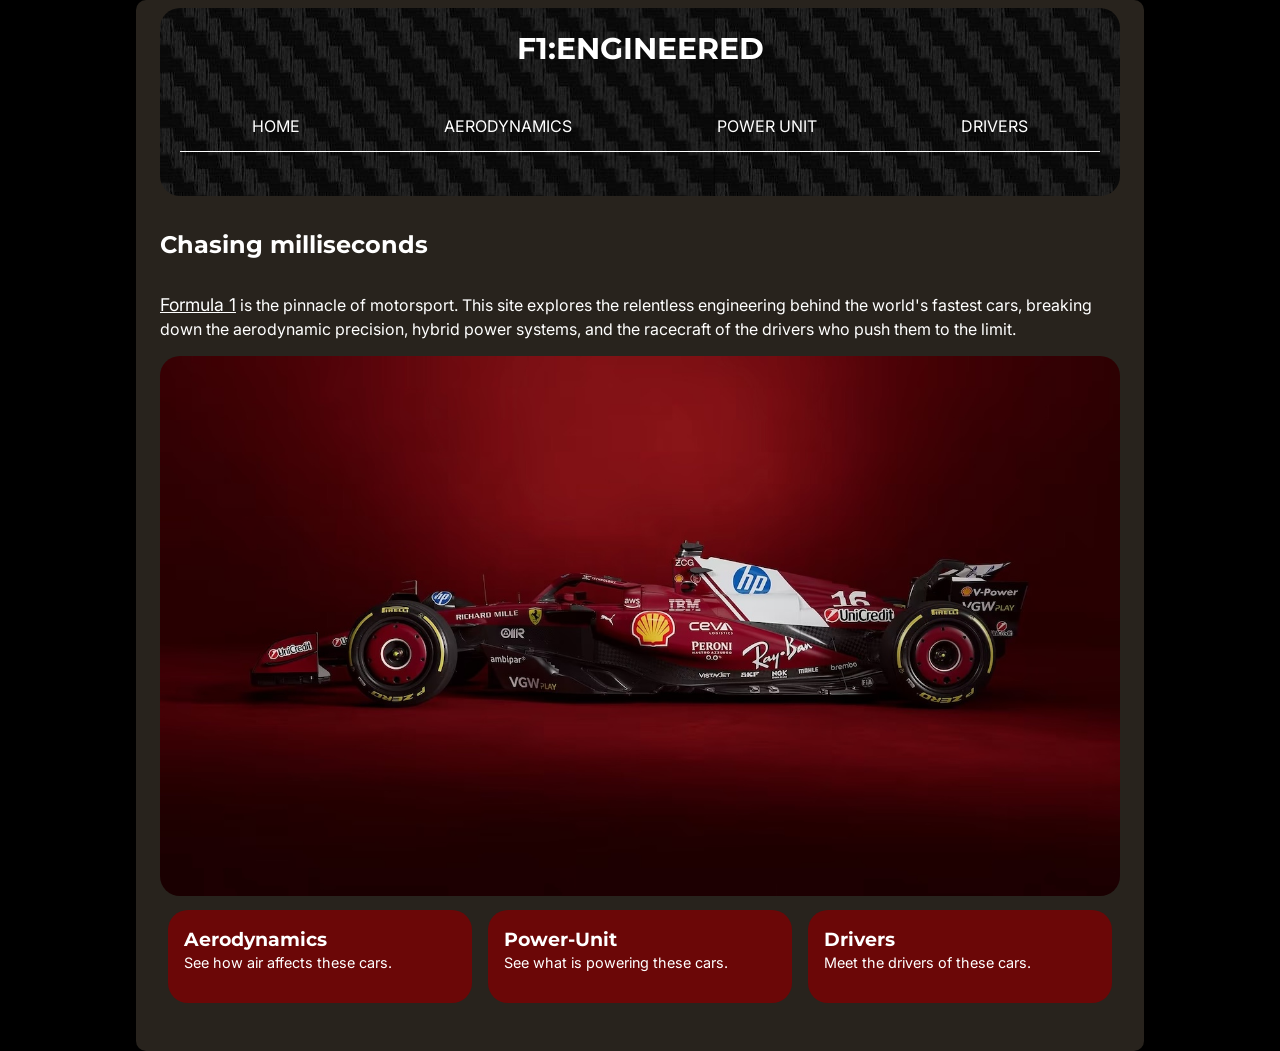
<file: index.html>
<!DOCTYPE html>
<html lang="en">
<head>
  <meta charset="UTF-8">
  <meta name="viewport" content="width=device-width, initial-scale=1.0">
  <title>F1:Engineered</title>

  <link rel="stylesheet" href="reset.css">
  <link rel="stylesheet" href="styles.css">
  <link rel="icon" href="images/tire.png" type="image/png">
  <link rel="preconnect" href="https://fonts.googleapis.com">
<link rel="preconnect" href="https://fonts.gstatic.com" crossorigin>
<link href="https://fonts.googleapis.com/css2?family=Inter:ital,opsz,wght@0,14..32,100..900;1,14..32,100..900&family=Montserrat:ital,wght@0,100..900;1,100..900&display=swap" rel="stylesheet">

</head>

<body>

  <div class="wrapper">
    <header>
      <h1>F1:Engineered</h1>
      <nav>
        <a href="index.html"> Home</a>
        <a href="aero.html"> Aerodynamics</a>
        <a href="power-unit.html"> Power Unit</a>
        <a href="drivers.html"> Drivers</a>
      </nav>
    </header>

    <main>
      <h2>Chasing milliseconds</h2>
      
      <p> <a href="https://www.formula1.com" target="_blank" class="f1link">Formula 1</a> is the pinnacle of motorsport. This site explores the relentless engineering behind the world's fastest cars, breaking down the aerodynamic precision, hybrid power systems, and the racecraft of the drivers who push them to the limit. </p>
      <img src="images/sf-25-sideview.jpeg" alt="sf-25" class="sf-25-img">

      <div class="demo-grid">
        <a href="aero.html" class="grid-link">
          <div class="aero-box">
            <h3>Aerodynamics</h3>
            <p>See how air affects these cars.</p>
          </div>
        </a>
        <a href="power-unit.html" class="grid-link">
          <div class="power-unit-box">
            <h3>Power-Unit</h3>
            <p>See what is powering these cars.</p>
          </div>
        </a>
        <a href="drivers.html" class="grid-link">
          <div class="drivers-box">
            <h3>Drivers</h3>
            <p>Meet the drivers of these cars.</p>
          </div>
        </a>
      </div>
      
  </main>

  </div>

</body>
</html>
</file>
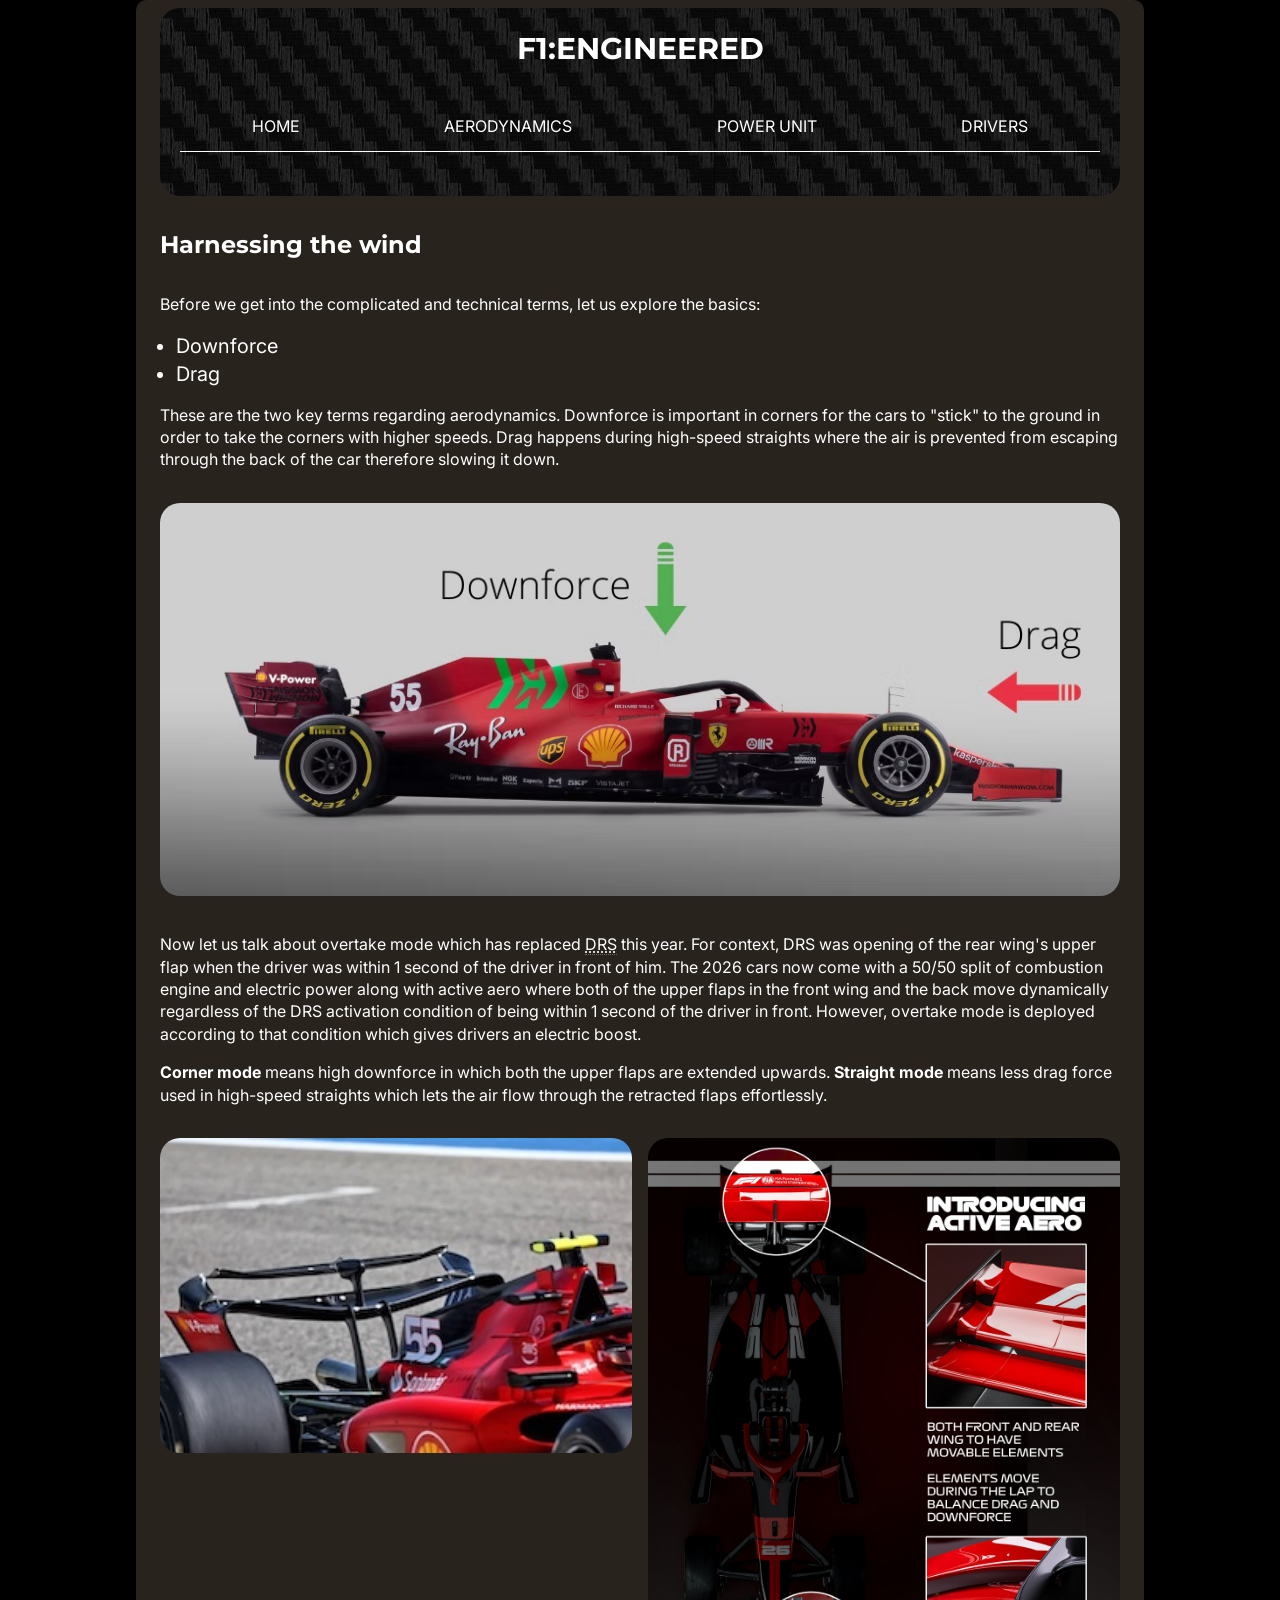
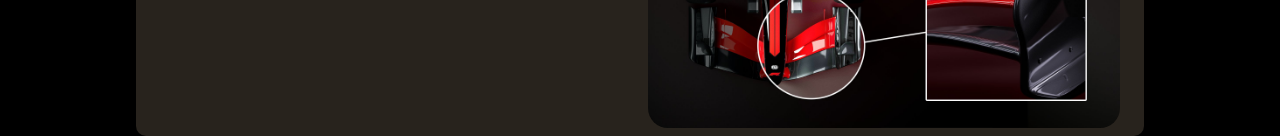
<file: aero.html>
<!DOCTYPE html>
<html lang="en">
<head>
  <meta charset="UTF-8">
  <meta name="viewport" content="width=device-width, initial-scale=1.0">
  <title>Aerodynamics</title>
  <link rel="stylesheet" href="reset.css">
  <link rel="stylesheet" href="styles.css">
  <link rel="icon" href="images/tire.png" type="image/png">
  <link rel="preconnect" href="https://fonts.googleapis.com">
<link rel="preconnect" href="https://fonts.gstatic.com" crossorigin>
<link href="https://fonts.googleapis.com/css2?family=Inter:ital,opsz,wght@0,14..32,100..900;1,14..32,100..900&family=Montserrat:ital,wght@0,100..900;1,100..900&display=swap" rel="stylesheet">
</head>
<body>
  <div class="wrapper">
    <header>
      <h1>F1:Engineered</h1>
      <nav>
        <a href="index.html"> Home</a>
        <a href="aero.html"> Aerodynamics</a>
        <a href="power-unit.html"> Power Unit</a>
        <a href="drivers.html"> Drivers</a>
      </nav>
    </header>

    <main>

      <h2>Harnessing the wind</h2>

      <div class="top-info">
        <p>Before we get into the complicated and technical terms, let us explore the basics:</p>
        <ul>
          <li>Downforce</li>
          <li>Drag</li>
        </ul>
        <p>These are the two key terms regarding aerodynamics. Downforce is important in corners for the cars to "stick" to the ground in order to take the corners with higher speeds. Drag happens during high-speed straights where the air is prevented from escaping through the back of the car therefore slowing it down.</p>
      </div>

      <img src="images/downforce-drag.jpeg" alt="Downforce vs Drag." class="downforce-drag-img">

      <div class="bottom-info">
        <p>Now let us talk about overtake mode which has replaced <abbr title="Drag Reduction System">DRS</abbr> this year. For context, DRS was opening of the rear wing's upper flap when the driver was within 1 second of the driver in front of him. The 2026 cars now come with a 50/50 split of combustion engine and electric power along with active aero where both of the upper flaps in the front wing and the back move dynamically regardless of the DRS activation condition of being within 1 second of the driver in front. However, overtake mode is deployed according to that condition which gives drivers an electric boost. </p>

        

        <p><strong>Corner mode</strong> means high downforce in which both the upper flaps are extended upwards. <strong>Straight mode</strong> means less drag force used in high-speed straights which lets the air flow through the retracted flaps effortlessly. </p>
      </div>

      <div class="drs-aero-img">
        <img src="images/drs.jpeg" alt="DRS on older cars" class="drs-img">
        <img src="images/2026-car-aero.jpg" alt="Active aero on 2026 cars." class="active-aero-img">
        
      </div>



    </main>

  </div>

</body>
</html>
</file>
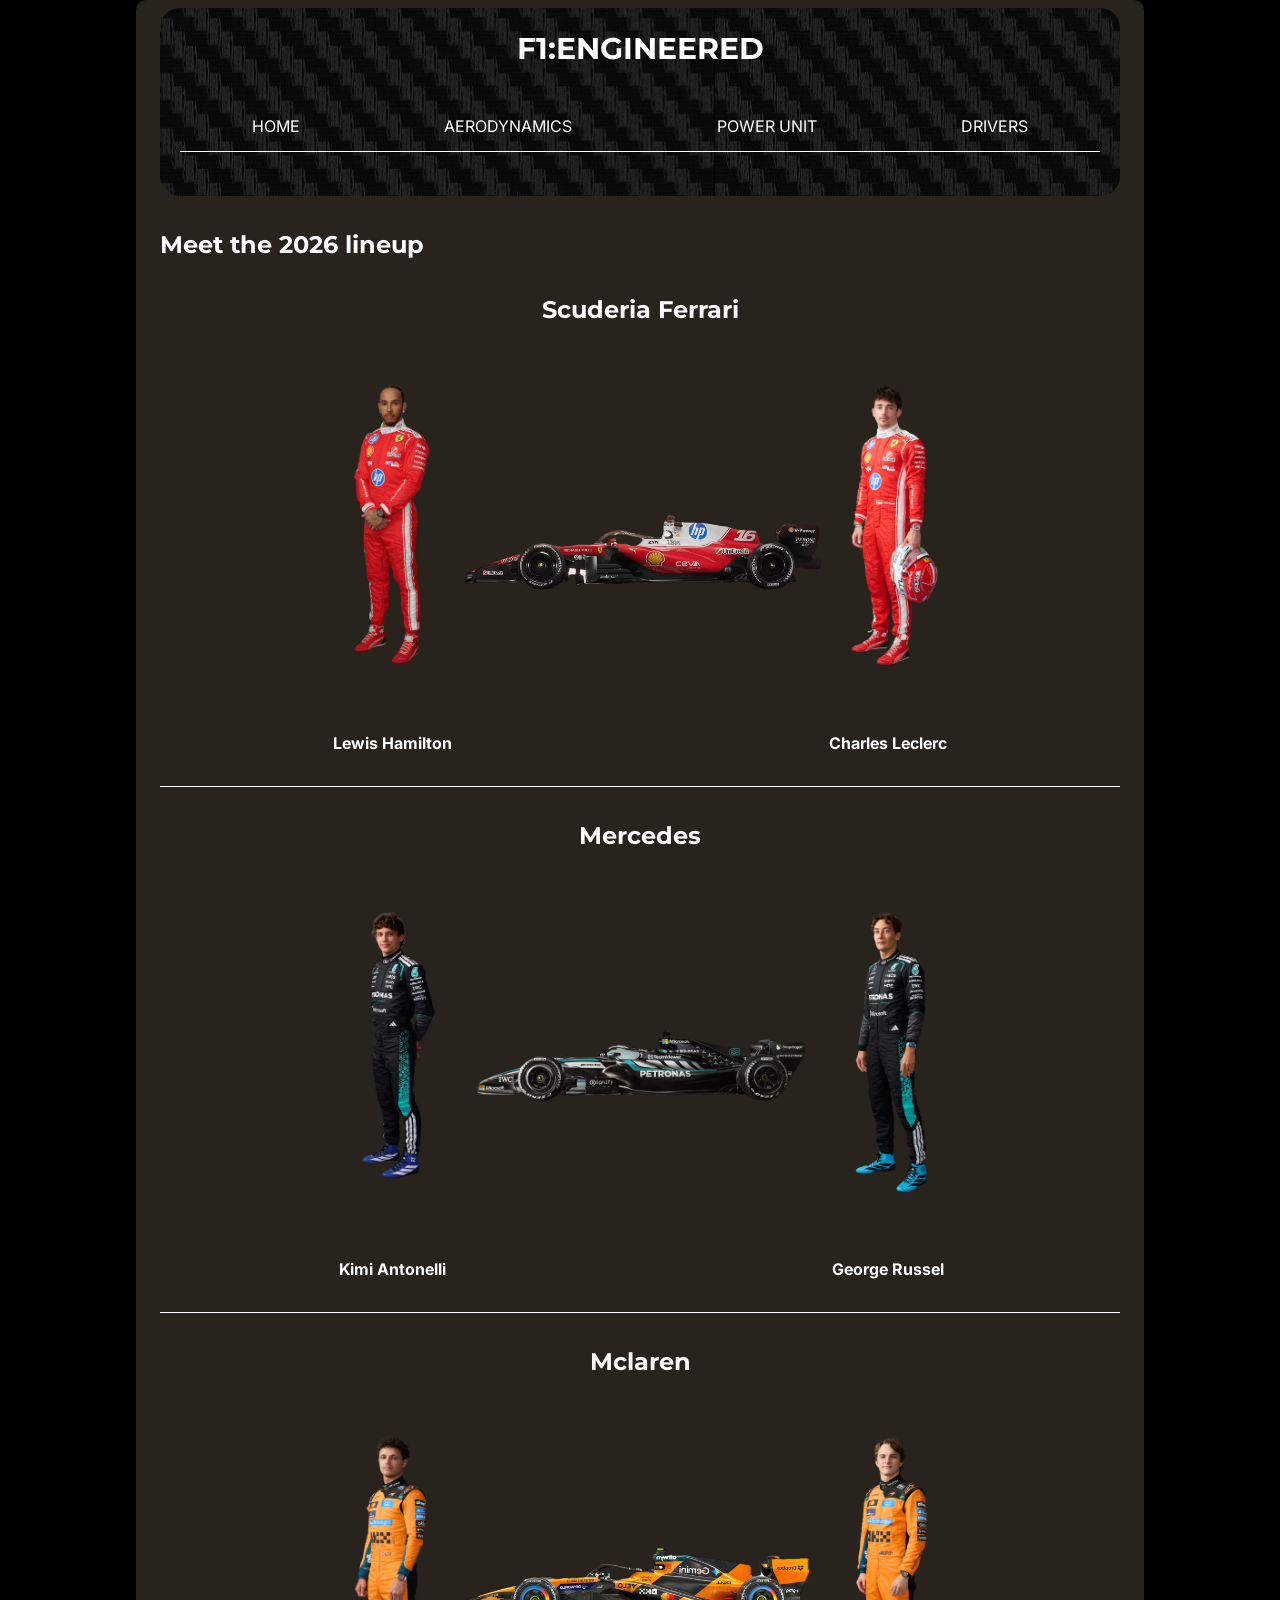
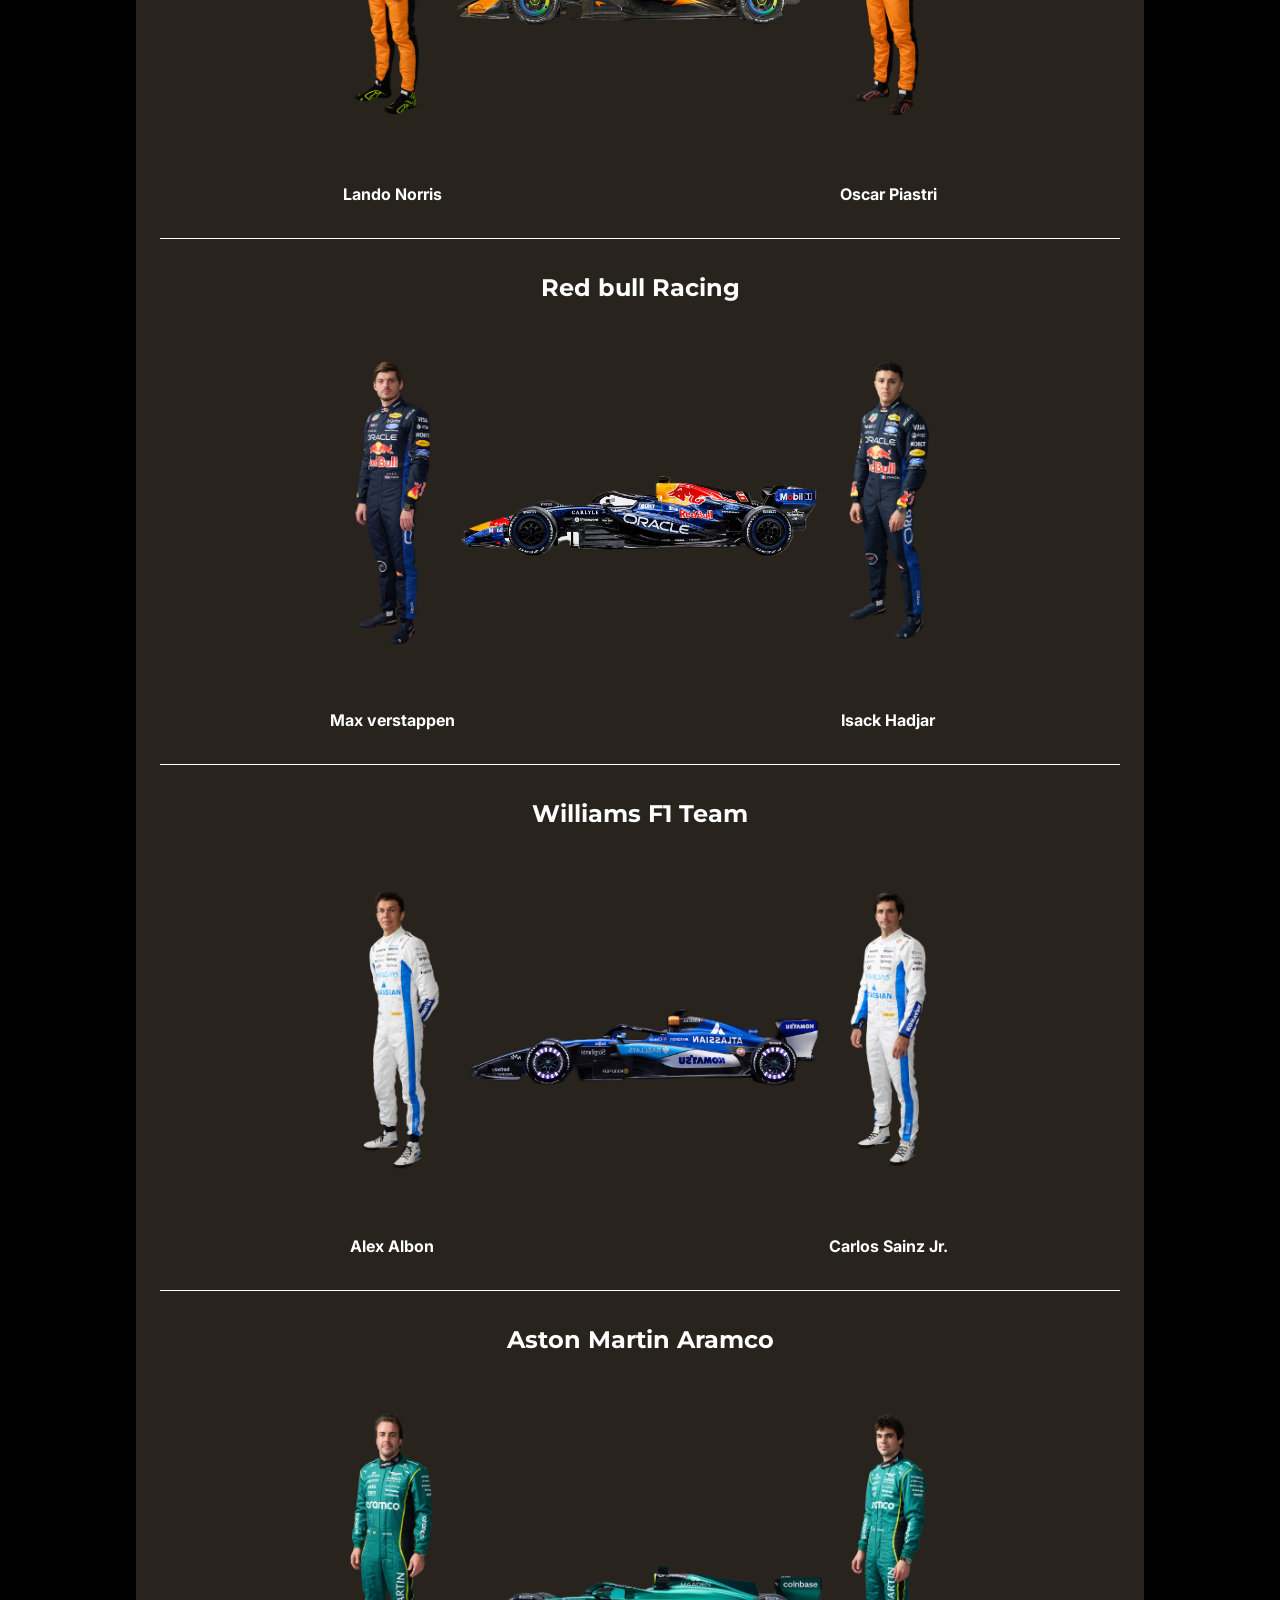
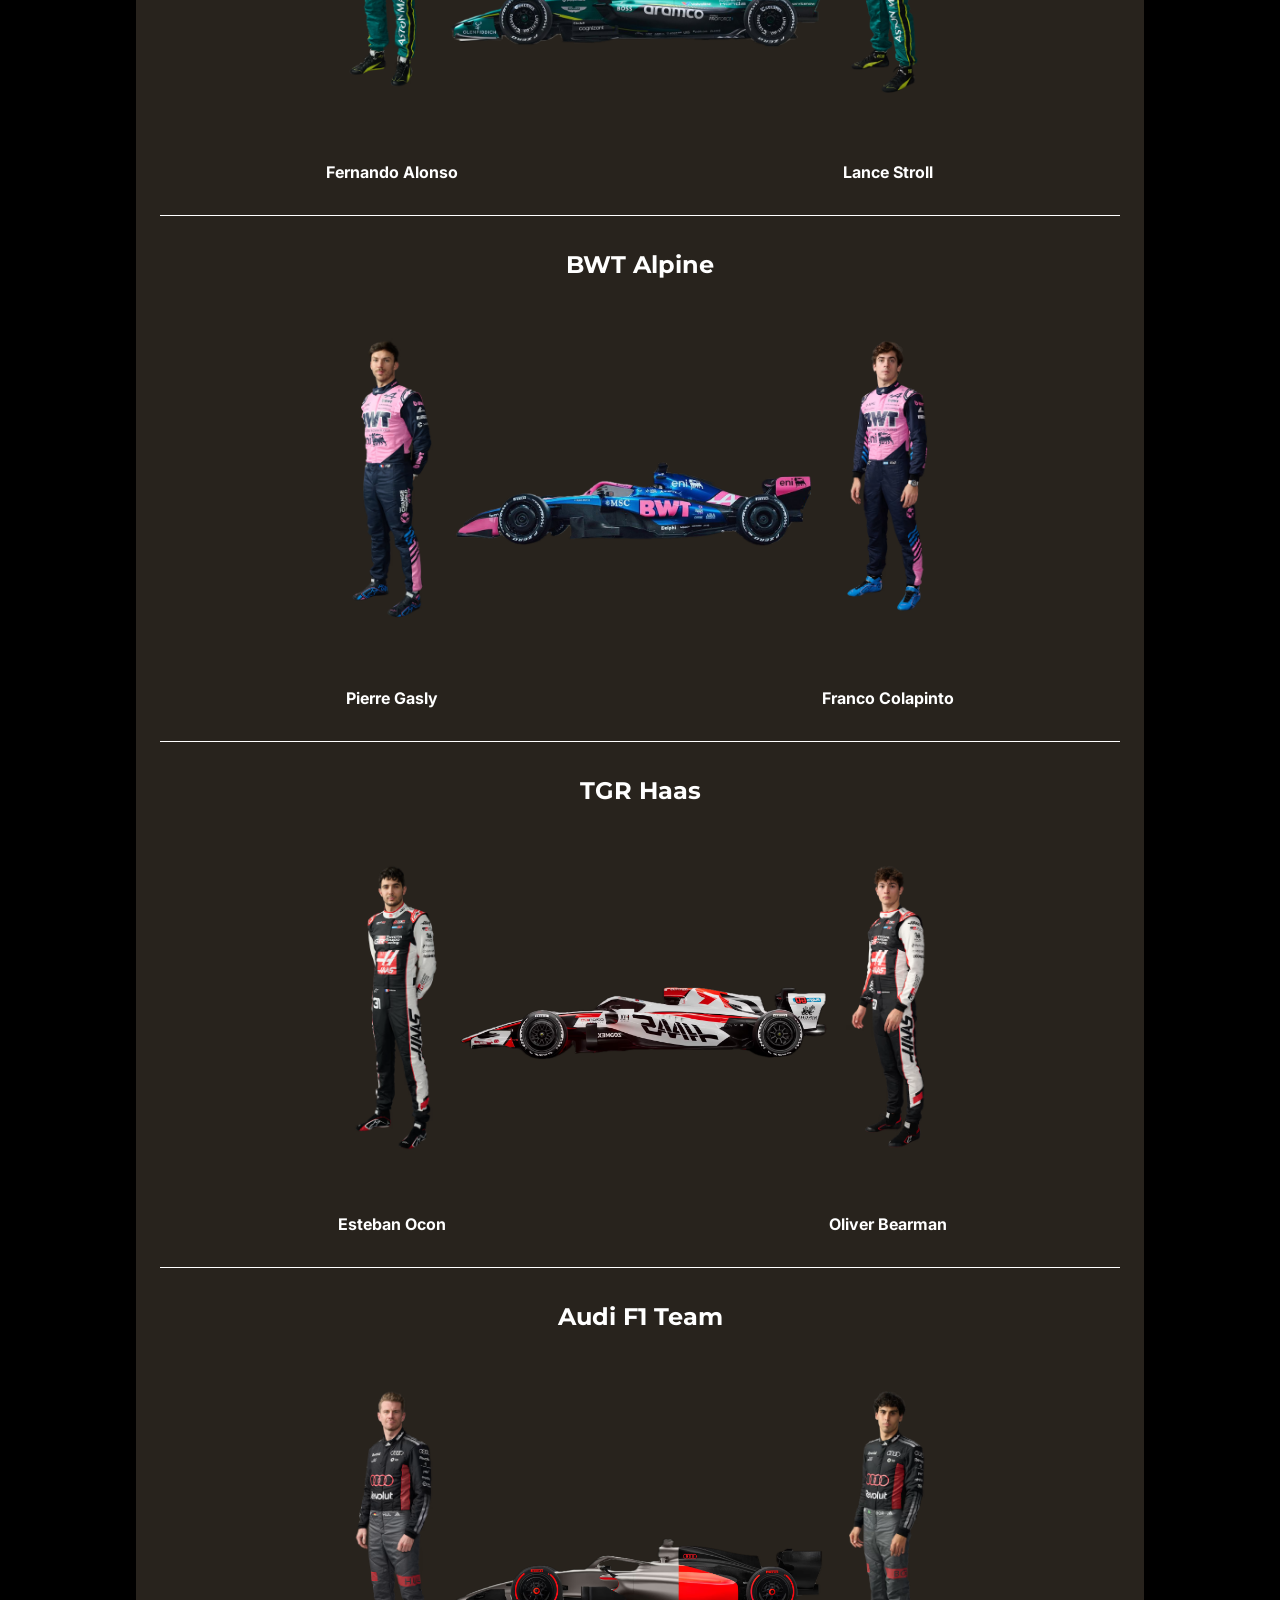
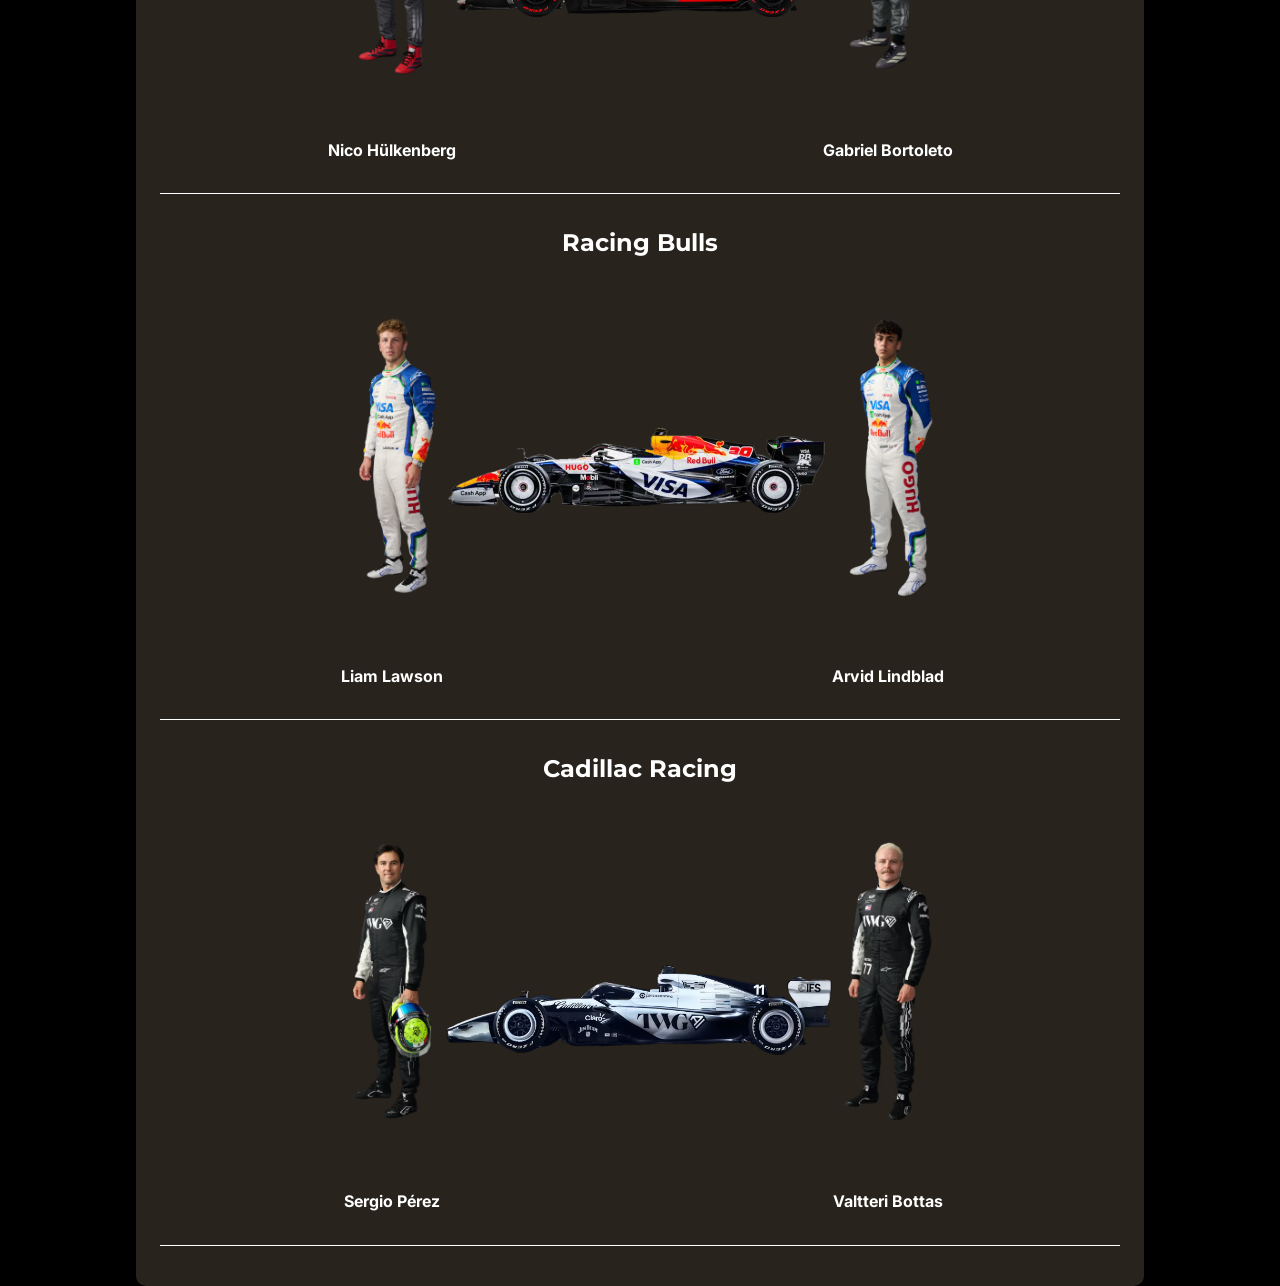
<file: drivers.html>
<!DOCTYPE html>
<html lang="en">
<head>
  <meta charset="UTF-8">
  <meta name="viewport" content="width=device-width, initial-scale=1.0">
  <title>Drivers</title>
  <link rel="stylesheet" href="reset.css">
  <link rel="stylesheet" href="styles.css">
  <link rel="icon" href="images/tire.png" type="image/png">
  <link rel="preconnect" href="https://fonts.googleapis.com">
<link rel="preconnect" href="https://fonts.gstatic.com" crossorigin>
<link href="https://fonts.googleapis.com/css2?family=Inter:ital,opsz,wght@0,14..32,100..900;1,14..32,100..900&family=Montserrat:ital,wght@0,100..900;1,100..900&display=swap" rel="stylesheet">
</head>
<body>
  <div class="wrapper">
    <header>
      <h1>F1:Engineered</h1>
      <nav>
        <a href="index.html"> Home</a>
        <a href="aero.html"> Aerodynamics</a>
        <a href="power-unit.html"> Power Unit</a>
        <a href="drivers.html"> Drivers</a>
      </nav>
    </header>

    <main>

      <h2>Meet the 2026 lineup</h2>
      <div class="ferrari">
      <div class="teams">
          <h3>Scuderia Ferrari</h3>
          <figure class="driver">
            <img src="images/lewis-img.avif" alt="Lewis Hamilton">
            <figcaption>
              <h4>Lewis Hamilton</h4>
            </figcaption>
          </figure>
          <figure class="driver">
            <img src="images/leclerc-img.avif" alt="Charles Leclerc">
            <figcaption>
              <h4>Charles Leclerc</h4>
            </figcaption>
          </figure>
        </div>
      </div>
      <div class="mercedes">
      <div class="teams">
          <h3>Mercedes</h3>
          <figure class="driver">
            <img src="images/kimi-img.avif" alt="Kimi Antonelli">
            <figcaption>
              <h4>Kimi Antonelli</h4>
            </figcaption>
          </figure>
          <figure class="driver">
            <img src="images/russel-img.avif" alt="George Russel">
            <figcaption>
              <h4>George Russel</h4>
            </figcaption>
          </figure>
        </div>
      </div>
      <div class="mclaren">
      <div class="teams">
          <h3>Mclaren</h3>
          <figure class="driver">
            <img src="images/lando-img.avif" alt="Lando Norris">
            <figcaption>
              <h4>Lando Norris</h4>
            </figcaption>
          </figure>
          <figure class="driver">
            <img src="images/oscar-img.avif" alt="Oscar Piastri">
            <figcaption>
              <h4>Oscar Piastri</h4>
            </figcaption>
          </figure>
        </div>
      </div>
      <div class="red-bull-racing">
      <div class="teams">
          <h3>Red bull Racing</h3>
          <figure class="driver">
            <img src="images/max-img.avif" alt="Max verstappen">
            <figcaption>
              <h4>Max verstappen</h4>
            </figcaption>
          </figure>
          <figure class="driver">
            <img src="images/hadjar-img.avif" alt="Isack Hadjar">
            <figcaption>
              <h4>Isack Hadjar</h4>
            </figcaption>
          </figure>
        </div>
      </div>
      <div class="williams">
      <div class="teams">
          <h3>Williams F1 Team</h3>
          <figure class="driver">
            <img src="images/albon-img.avif" alt="Alex Albon">
            <figcaption>
              <h4>Alex Albon</h4>
            </figcaption>
          </figure>
          <figure class="driver">
            <img src="images/carlos-img.avif" alt="Carlos Sainz Jr.">
            <figcaption>
              <h4>Carlos Sainz Jr.</h4>
            </figcaption>
          </figure>
        </div>
      </div>
      <div class="aston-martin">
      <div class="teams">
          <h3>Aston Martin Aramco</h3>
          <figure class="driver">
            <img src="images/alonso-img.avif" alt="Fernando Alonso">
            <figcaption>
              <h4>Fernando Alonso</h4>
            </figcaption>
          </figure>
          <figure class="driver">
            <img src="images/stroll-img.avif" alt="Lance Stroll">
            <figcaption>
              <h4>Lance Stroll</h4>
            </figcaption>
          </figure>
        </div>
      </div>
      <div class="alpine">
      <div class="teams">
          <h3>BWT Alpine</h3>
          <figure class="driver">
            <img src="images/gasly-img.avif" alt="Pierre Gasly">
            <figcaption>
              <h4>Pierre Gasly</h4>
            </figcaption>
          </figure>
          <figure class="driver">
            <img src="images/franco-img.avif" alt="Franco Colapinto">
            <figcaption>
              <h4>Franco Colapinto</h4>
            </figcaption>
          </figure>
        </div>
      </div>
      <div class="haas">
      <div class="teams">
          <h3>TGR Haas</h3>
          <figure class="driver">
            <img src="images/ocon-img.avif" alt="Esteban Ocon">
            <figcaption>
              <h4>Esteban Ocon</h4>
            </figcaption>
          </figure>
          <figure class="driver">
            <img src="images/bearman-img.avif" alt="Oliver Bearman">
            <figcaption>
              <h4>Oliver Bearman</h4>
            </figcaption>
          </figure>
        </div>
      </div>
      <div class="audi">
      <div class="teams">
          <h3>Audi F1 Team</h3>
          <figure class="driver">
            <img src="images/nico-img.avif" alt="Nico Hülkenberg">
            <figcaption>
              <h4>Nico Hülkenberg</h4>
            </figcaption>
          </figure>
          <figure class="driver">
            <img src="images/gabriel-img.avif" alt="Gabriel Bortoleto">
            <figcaption>
              <h4>Gabriel Bortoleto</h4>
            </figcaption>
          </figure>
        </div>
      </div>
      <div class="racing-bulls">
      <div class="teams">
          <h3>Racing Bulls</h3>
          <figure class="driver">
            <img src="images/lawson-img.avif" alt="Liam Lawson">
            <figcaption>
              <h4>Liam Lawson</h4>
            </figcaption>
          </figure>
          <figure class="driver">
            <img src="images/arvid-img.avif" alt="Arvid Lindblad">
            <figcaption>
              <h4>Arvid Lindblad</h4>
            </figcaption>
          </figure>
        </div>
      </div>

      <div class="cadillac">
      <div class="teams">
          <h3>Cadillac Racing</h3>
          <figure class="driver">
            <img src="images/perez-img.avif" alt="Sergio Pérez">
            <figcaption>
              <h4>Sergio Pérez</h4>
            </figcaption>
          </figure>
          <figure class="driver">
            <img src="images/bottas-img.avif" alt="Valtteri Bottas">
            <figcaption>
              <h4>Valtteri Bottas</h4>
            </figcaption>
          </figure>
        </div>
      </div>

    </main>



  </div>

</body>
</html>
</file>
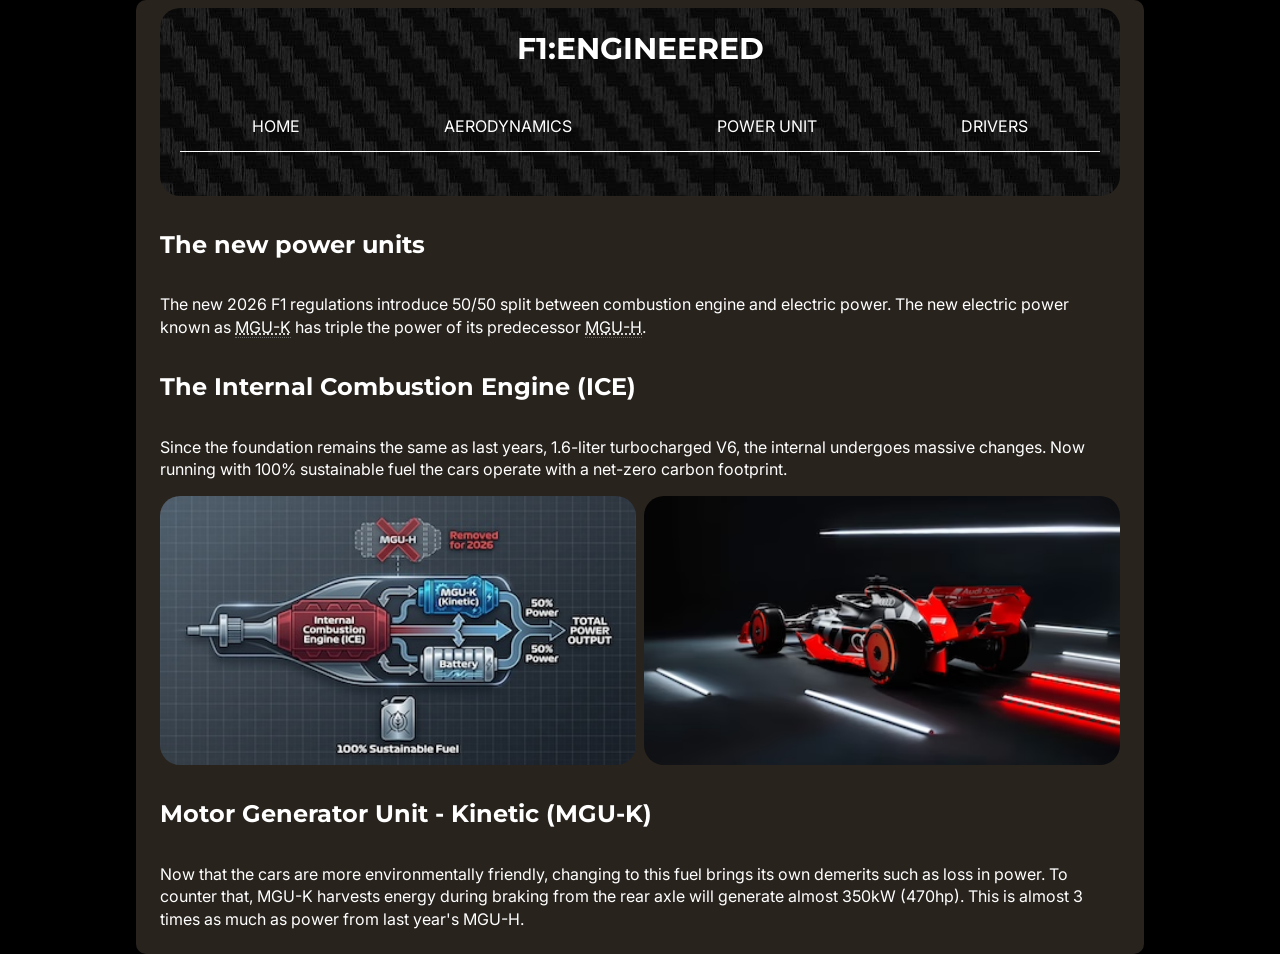
<file: power-unit.html>
<!DOCTYPE html>
<html lang="en">
<head>
  <meta charset="UTF-8">
  <meta name="viewport" content="width=device-width, initial-scale=1.0">
  <title>Power-Unit</title>
  <link rel="stylesheet" href="reset.css">
  <link rel="stylesheet" href="styles.css">
  <link rel="icon" href="images/tire.png" type="image/png">
  <link rel="preconnect" href="https://fonts.googleapis.com">
<link rel="preconnect" href="https://fonts.gstatic.com" crossorigin>
<link href="https://fonts.googleapis.com/css2?family=Inter:ital,opsz,wght@0,14..32,100..900;1,14..32,100..900&family=Montserrat:ital,wght@0,100..900;1,100..900&display=swap" rel="stylesheet">
</head>
<body>
<div class="wrapper">
  <header>
      <h1>F1:Engineered</h1>
      <nav>
        <a href="index.html"> Home</a>
        <a href="aero.html"> Aerodynamics</a>
        <a href="power-unit.html"> Power Unit</a>
        <a href="drivers.html"> Drivers</a>
      </nav>
  </header>

  <main>

    <h2>The new power units</h2>

    <p>The new 2026 F1 regulations introduce 50/50 split between combustion engine and electric power. The new electric power known as <abbr title="Motor Generator Unit (Kinetic)">MGU-K</abbr> has triple the power of its predecessor <abbr title="Motor Generator Unit (Heat)">MGU-H</abbr>.</p>

    <h2>The Internal Combustion Engine (ICE)</h2>

    <p>Since the foundation remains the same as last years, 1.6-liter turbocharged V6, the internal undergoes massive changes. Now running with 100% sustainable fuel the cars operate with a net-zero carbon footprint. </p>

    <div class="pu-img">
      <img src="images/ice-diagram.jpeg" alt="Diagram of 2026 power-unit.">
      <img src="images/audi-f1.avif" alt="Audi's 2026 F1 car.">
    </div>

    <h2>Motor Generator Unit - Kinetic (MGU-K)</h2>

    <p>Now that the cars are more environmentally friendly, changing to this fuel brings its own demerits such as loss in power. To counter that, MGU-K harvests energy during braking from the rear axle will generate almost 350kW (470hp). This is almost 3 times as much as power from last year's MGU-H.</p>


  </main>


</div>
  
</body>
</html>
</file>
<file: styles.css>
body {
  background-color: black; 
  color: white; 
  font-family: 'Inter', sans-serif;
  line-height: 1.4;
}

img {
  width: 100%;
  height: auto;
  border-radius: 20px;
}

.wrapper {
  background-color: #28231D;
  margin: 0 auto;
  max-width: 960px;
  padding: .5rem 1.5rem;
  border-radius: 10px;
}

header {
  padding: 20px;
  background-image: url(images/headerbg.jpg);
  border-radius: 20px;
}

header h1 {
  font-size: 190%;
  color: white;
  text-align: center;
  margin-bottom: 2rem;
  text-transform: uppercase;
  font-family: "Montserrat", sans-serif;
}

nav {
  text-transform: uppercase;
  display: flex;
  justify-content: space-around;
  flex-wrap: wrap;
  border-bottom: 1px solid white;
  margin: 0 0 1.5rem 0;
}

nav a {
  text-decoration: none;
  color: white;
  padding: .8rem 2rem;
}

nav a:hover {
  background-color: #6b0707;
  border-radius: 20px;
  box-shadow: 0px 0px 5px white;
}

main h2 {
  font-size: 150%;
  margin-bottom: 2rem;
  margin-top: 2rem;
  font-family: "Montserrat", sans-serif;
}

/* Home css */

.f1link {
  color: white;
  font-size: 110%;
}

.f1link:hover {
  background-color: #6b0707;
  border-radius: 10px;
  padding: 0 .3rem 0 .3rem;
}

.sf-25 {
  margin: 1rem 0 4rem 0;
}

.demo-grid {
  display: grid;
  grid-template-columns: 1fr 1fr 1fr;
  gap: 1rem;
  padding: .5rem;
  margin: 0 0 2rem 0;
}

.aero-box, .power-unit-box, .drivers-box {
  padding: 1rem;
  background-color: #6b0707;
  border-radius: 20px;
  
}

.aero-box:hover, .power-unit-box:hover, .drivers-box:hover {
  box-shadow: 2px 2px 5px black;
}

.demo-grid h3 {
  font-size: 120%;
  font-family: "Montserrat", sans-serif;
}

.demo-grid p {
  font-size: 90%;
}

.grid-link {
  text-decoration: none;
  color: white;

}

/* Aero css */

.top-info {
  margin-bottom: 2rem;
}

.top-info ul {
  margin: 0 0 1rem 1rem;
  font-size: 125%;

}

.bottom-info {
  margin-top: 2rem;
}

.drs-aero-img {
  width: 100%;
  margin-top: 2rem;
  display: grid;
  grid-template-columns: 1fr 1fr;
  gap: 1rem
}

/* Power-unit css */

.pu-img {
  margin-bottom: 2rem;
  display: flex;
  gap: .5em;
  justify-content: space-around;
}


/* Drivers css */

.teams {
  display: grid;
  grid-template-columns: 1fr 1fr;
  justify-items: center;
  align-items: center;
  text-align: center;
  gap: 2rem;
}

.ferrari {
  background-image: url(images/sf26-img.avif);
  background-repeat: no-repeat;
  background-size: 550px;
  background-position: center;
}

.mercedes {
  background-image: url(images/w17-imgpng.png);
  background-repeat: no-repeat;
  background-size: 400px;
  background-position: center;

}

.mclaren {
  background-image: url(images/mcl40-img.avif);
  background-repeat: no-repeat;
  background-size: 450px;
  background-position: center;

}

.red-bull-racing {
  background-image: url(images/rb26-img.png);
  background-repeat: no-repeat;
  background-size: 500px;
  background-position: center;
}

.williams {
  background-image: url(images/fw48-img.avif);
  background-repeat: no-repeat;
  background-size: 550px;
  background-position: center;
}

.aston-martin {
  background-image: url(images/amr26-img.png);
  background-repeat: no-repeat;
  background-size: 480px;
  background-position: center;
}

.alpine {
  background-image: url(images/a526.png);
  background-repeat: no-repeat;
  background-size: 380px;
  background-position: center;
}

.haas {
  background-image: url(images/vf26-img.avif);
  background-repeat: no-repeat;
  background-size: 450px;
  background-position: center;
}

.audi {
  background-image: url(images/audi-img.avif);
  background-repeat: no-repeat;
  background-size: 450px;
  background-position: center;
}

.racing-bulls {
  background-image: url(images/vcarb03.png);
  background-repeat: no-repeat;
  background-size: 400px;
  background-position: center;
}

.cadillac {
  background-image: url(images/caddy-img.avif);
  background-repeat: no-repeat;
  background-size: 430px;
  background-position: center;
}





.teams h3{
  grid-column: span 2;
  text-align: center;
  font-size: 150%;
  font-family: "Montserrat", sans-serif;
}

.driver img {
  width: 100px;
  padding: 1.5em;

}

.driver img:hover {
  box-shadow: 0 0 25px white;
}

.teams {
  margin-bottom: 2em;
  border-bottom: 1px solid white;
  padding: 0 0 2em 0;
}

figcaption h4 {
  padding-top: 2em;
  font-family: "Inter";
}
</file>
